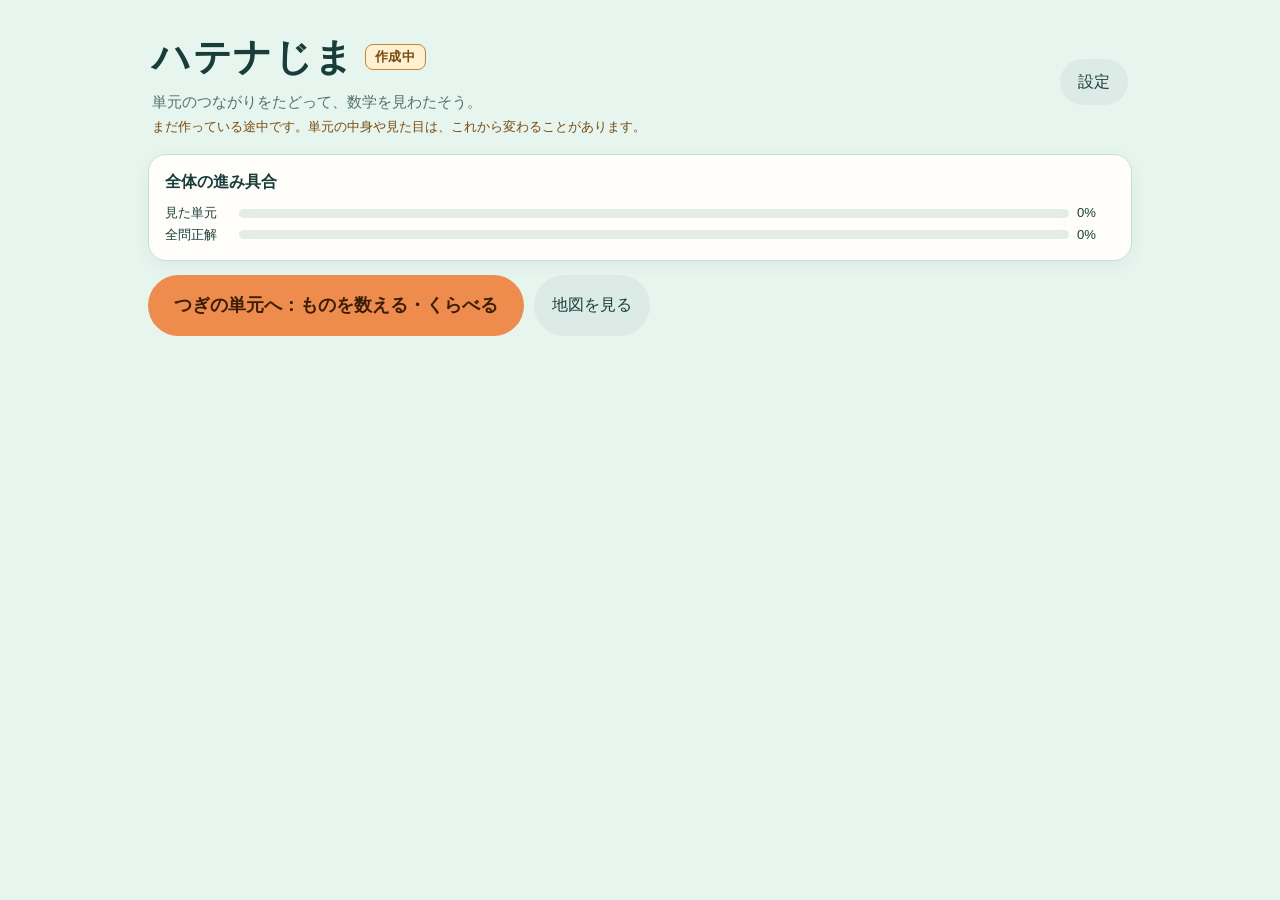
<file: index.html>
<!doctype html>
<html lang="ja">
<head>
  <meta charset="utf-8">
  <meta name="viewport" content="width=device-width, initial-scale=1">
  <meta name="theme-color" content="#d6f0e6">
  <title>ハテナじま（はてなじま）｜算数・数学のつながりをたどる無料の地図</title>
  <meta name="description" content="ハテナじま（はてなじま）は、小学校の算数から高校数学まで約200の単元を、前に学ぶ単元とのつながりでたどれる無料の学習サイトです。どこからでも始められ、各単元に確かめ問題があります。作成中です。">
  <meta property="og:title" content="ハテナじま（はてなじま）">
  <meta property="og:description" content="算数・数学の単元を、つながりをたどって学べる無料の地図。作成中。">
  <meta property="og:type" content="website">
  <meta property="og:url" content="https://hatena-jima.github.io/">
  <link rel="canonical" href="https://hatena-jima.github.io/">
  <script type="module" crossorigin src="./assets/index-BgU4oVaF.js"></script>
  <link rel="stylesheet" crossorigin href="./assets/index-Be_sZf2M.css">
</head>
<body>
  <div id="app"><noscript><h1>ハテナじま（はてなじま）</h1><p>小学校の算数から高校数学までの単元を、つながりをたどって学べる無料の学習サイトです。見るにはJavaScriptを有効にしてください。</p></noscript></div>
</body>
</html>
</file>
<file: assets/index-Be_sZf2M.css>
:root{color-scheme:light;--bg: #e7f5ef;--ink: #193d3a;--muted: #52716c;--fog: #aab9b9;--visited: #67b9ae;--gold: #e8b83e;--silver: #aab2bb;--route: #f08b52;--related: #7969bb;--card: #fffefa;--line: #c7ded6}*{box-sizing:border-box}body{margin:0;min-width:320px;background:var(--bg);color:var(--ink);font-family:BIZ UDPGothic,Yu Gothic,sans-serif;line-height:1.65}button,input{font:inherit}button{border:0;border-radius:999px;padding:10px 18px;background:var(--ink);color:#fff;cursor:pointer}button.secondary{background:#dcebe6;color:var(--ink)}button:focus-visible,input:focus-visible,.town:focus-visible{outline:3px solid #ed8c4c;outline-offset:3px}#app{width:min(100%,1040px);margin:0 auto;padding:18px clamp(12px,3vw,28px) 48px}.hero{display:flex;justify-content:space-between;align-items:center;gap:16px;padding:8px 4px 16px}.hero h1{margin:0;font-size:clamp(1.55rem,5vw,2.35rem);letter-spacing:.04em}.hero p{margin:2px 0 0;color:var(--muted);font-size:.92rem}.top-actions{display:flex;gap:8px;flex-wrap:wrap;justify-content:flex-end}.stats{margin-bottom:12px}.area-card,.panel,.quest-card{background:var(--card);border:1px solid var(--line);border-radius:18px;padding:14px 16px;box-shadow:0 5px 18px #193d3a0d}.area-card h2{margin:0 0 7px;font-size:1rem}.stat-row{display:grid;grid-template-columns:66px 1fr 38px;gap:8px;align-items:center;font-size:.82rem}.bar{height:9px;background:#e4ece8;border-radius:8px;overflow:hidden}.bar i{display:block;height:100%;background:var(--visited)}.bar.gold i{background:var(--gold)}.area-bar{display:flex;align-items:center;gap:12px;margin:0 0 8px}.area-bar h2{margin:0;font-size:1.15rem}.map-wrap{max-width:100%;background:#cbe9df;border:1px solid #acd1c4;border-radius:22px;overflow-x:auto;overflow-y:hidden}.map{display:block;width:100%;height:auto;min-height:220px;background:radial-gradient(ellipse at 50% 45%,#e8f6ed 0 38%,transparent 72%)}.map.island-map{min-width:560px}.map.area-map{width:auto;max-width:none}.road{stroke:#84afa2;stroke-width:5;stroke-linecap:round}.road.related{stroke:var(--related);stroke-width:7;stroke-dasharray:3 9}.area-link{stroke-linecap:round;fill:none}.area-link.prereq{stroke:#84afa2;stroke-width:3;opacity:.7}.area-link.related{stroke:var(--related);stroke-width:7;stroke-dasharray:3 9}.gate-link{stroke:#5f8479;stroke-width:2;stroke-dasharray:2 6;stroke-linecap:round}.gate-link.related{stroke:var(--related);stroke-width:4}.gate,.area{cursor:pointer}.grade-label{fill:#37645d;font-size:15px;font-weight:700}.grade-line{stroke:#37645d;stroke-opacity:.25;stroke-width:1.5;stroke-dasharray:6 6}.gate circle{fill:#f6fff9;stroke:#37645d;stroke-width:3;stroke-dasharray:3 4}.gate text{fill:var(--ink);font-size:13px;font-weight:700;text-anchor:middle;paint-order:stroke;stroke:#f6fff9;stroke-width:4px;stroke-linejoin:round}.gate .gate-town{font-weight:400}.gate:hover circle,.gate:focus circle{stroke-width:5}.area:focus-visible,.gate:focus-visible{outline:3px solid #ed8c4c;outline-offset:3px}.area circle{stroke:#37645d;stroke-width:4;fill:#67b9ae;transition:filter .18s}.area.subj-math circle{fill:#8fd0c4}.area.subj-physics circle{fill:#f4cf8a}.area.subj-chemistry circle{fill:#e7a9c6}.area.subj-biology circle{fill:#b6dc8b}.area.subj-earth circle{fill:#c9b79c}.area:hover circle,.area:focus circle{filter:drop-shadow(0 3px 4px #173d3a55);stroke-width:6}.area text{fill:var(--ink);font-weight:700;paint-order:stroke;stroke:#f6fff9;stroke-width:4px;stroke-linejoin:round}.area .subject-char{font-size:32px;stroke:none}.area .area-name{font-size:16px}.area .area-stats{font-size:13px;font-weight:400}.route{stroke:var(--route);stroke-width:11;opacity:.38;stroke-linecap:round}.town{cursor:pointer}.town circle{stroke:#37645d;stroke-width:3;transition:transform .18s,filter .18s;transform-box:fill-box;transform-origin:center}.town:hover circle,.town:focus circle{transform:scale(1.12);filter:drop-shadow(0 3px 3px #173d3a44)}.town.fog circle{fill:#f6fbf8;stroke-dasharray:2 4;stroke-linecap:round}.town.visited circle{fill:var(--visited)}.town.gold circle{fill:var(--gold);stroke-width:5}.town.silver circle{fill:var(--silver);stroke-width:5}.town.coming circle{fill:#e9f1ed;stroke-dasharray:8 5}.town .glyph{font-size:17px;stroke:none;text-anchor:middle}.town text{fill:var(--ink);font-size:16px;font-weight:700;paint-order:stroke;stroke:#f6fff9;stroke-width:4px;stroke-linejoin:round}.panel{margin-top:14px}.panel h2,.quest-card h2{margin:0 0 6px}.panel p{margin:6px 0 12px}.panel-actions{display:flex;flex-wrap:wrap;gap:8px;margin-top:12px}.question{margin:12px 0;padding:12px;border-radius:14px;background:#f0f7f3}.question label{display:block;font-weight:700;margin-bottom:8px}.question input[type=text],.transfer-input{width:100%;border:1px solid #9bbab0;border-radius:10px;padding:9px 12px;background:#fff;color:var(--ink)}.choice-list{display:grid;gap:7px}.choice-list label{display:flex;gap:8px;align-items:center;font-weight:400}.notice{padding:12px 14px;border-radius:12px;background:#fff1d2;color:#674b16}.quest-card{margin-top:14px}.quest-story{color:var(--muted)}.code-output{overflow-wrap:anywhere;padding:10px;background:#edf4f0;border-radius:10px;font-family:ui-monospace,monospace}.qr{display:block;width:min(220px,100%);height:auto;margin-top:10px}.footer{margin:16px 4px 0;color:var(--muted);font-size:.8rem}@media(max-width:520px){#app{padding-top:12px}.hero{align-items:flex-start;flex-direction:column}.top-actions{justify-content:flex-start}.top-actions button{padding:8px 13px;font-size:.9rem}.map-wrap{border-radius:14px}.town text{font-size:14px}}.view-switch{display:flex;gap:8px;margin:0 0 8px}.view-switch button.active{background:var(--ink);color:#fff}.flow-wrap{max-height:70vh;overflow-y:auto}.flow-road{stroke-width:2;opacity:.55}.town text.flow-area{font-size:12px;font-weight:400;fill:var(--muted)}.town .next-ring{fill:#ffe3cf;stroke:#e0682a;stroke-width:6;stroke-dasharray:none;animation:next-pulse 1.6s ease-in-out infinite}.town text.next-tag{fill:#a24b14;font-size:17px;font-weight:700}@keyframes next-pulse{50%{stroke-opacity:.55}}@media(prefers-reduced-motion:reduce){.town .next-ring{animation:none}}.hero h1{display:flex;align-items:center;flex-wrap:wrap;gap:4px 10px}.wip-badge{font-size:.8rem;font-weight:700;letter-spacing:.06em;padding:1px 9px;border:1.5px solid #c9822d;border-radius:8px;background:#fff1d2;color:#7a4a0c}.hero p.wip-note{font-size:.82rem;color:#7a4a0c}.map-frame{position:relative}.map-wrap{touch-action:pan-x pan-y}.map-wrap.zoomed{overflow:auto;max-height:70vh}.zoom-controls{position:absolute;top:8px;right:8px;display:flex;gap:4px;z-index:2}.zoom-controls button{padding:4px 10px;font-size:.85rem;border:1px solid #9bbab0;box-shadow:0 2px 6px #193d3a22}.screen-bar{display:flex;gap:8px;padding:4px 0 10px}.screen-title{margin:0 0 8px;font-size:1.35rem}.screen-title:empty{display:none}.home-actions{display:flex;flex-wrap:wrap;gap:10px;margin:14px 0}.next-button{font-size:1.1rem;font-weight:700;padding:16px 26px;background:#ed8c4c;color:#3a1d05}.map-help{color:var(--muted);font-size:.9rem;margin:10px 2px}[data-screen-heading]:focus{outline:none}.town-content rt{font-size:.55em}.town-content ruby,.question ruby{ruby-position:over}.town-content :is(p,li,h3,td,th,blockquote):has(ruby),.question:has(ruby),.town-panel h2:has(ruby){line-height:2.2}
</file>
